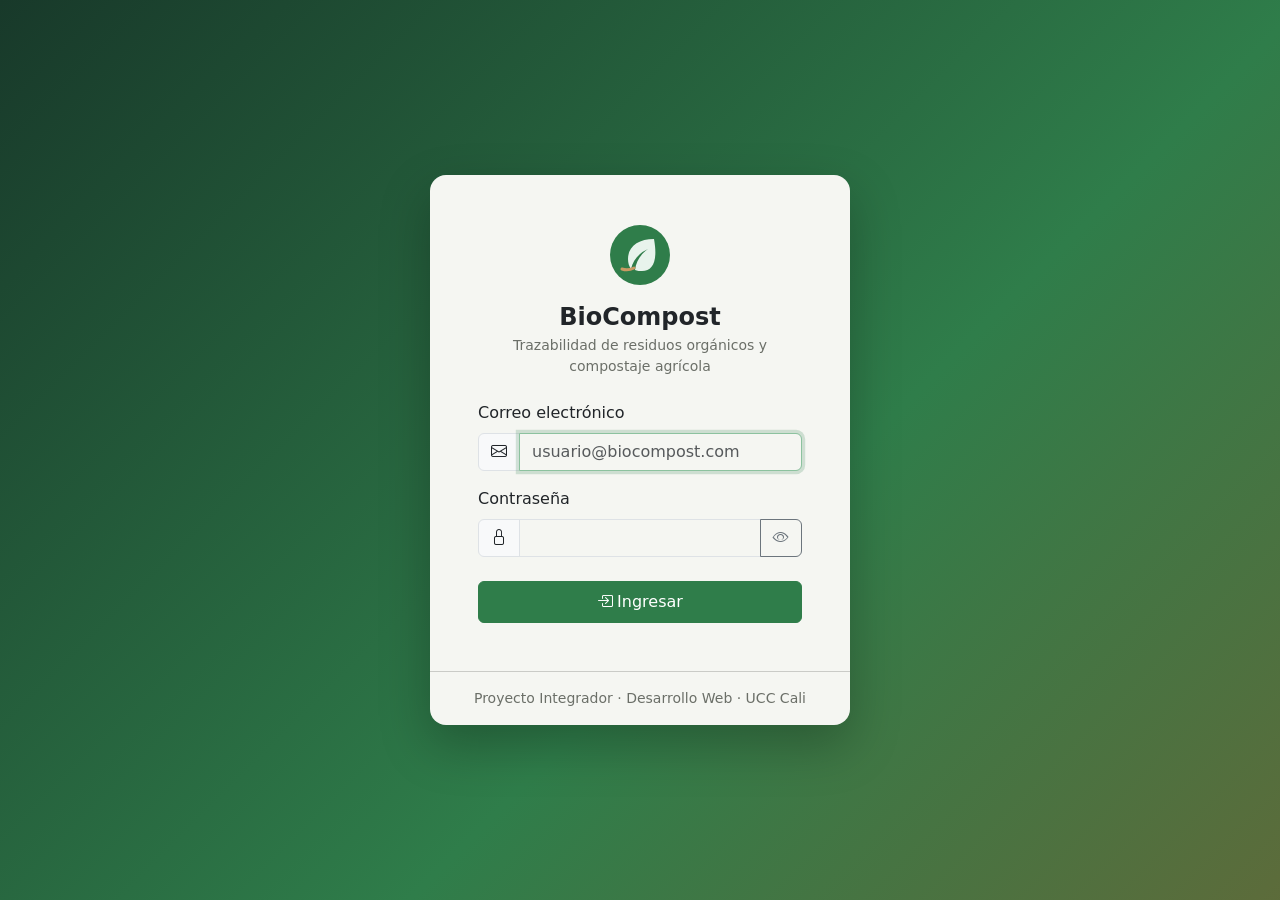
<file: frontend/login.html>
<!doctype html>
<html lang="es">
<head>
  <meta charset="utf-8">
  <meta name="viewport" content="width=device-width, initial-scale=1">
  <title>Iniciar sesión | BioCompost</title>
  <link rel="icon" href="assets/logo.svg" type="image/svg+xml">
  <link rel="stylesheet" href="https://cdn.jsdelivr.net/npm/bootstrap@5.3.3/dist/css/bootstrap.min.css">
  <link rel="stylesheet" href="https://cdn.jsdelivr.net/npm/bootstrap-icons@1.11.3/font/bootstrap-icons.min.css">
  <link rel="stylesheet" href="css/styles.css">
</head>
<body>
  <div class="login-fondo">
    <div class="card login-tarjeta">
      <div class="card-body p-4 p-sm-5">
        <div class="text-center mb-4">
          <img src="assets/logo.svg" alt="Logo BioCompost" width="64" height="64">
          <h1 class="h4 fw-bold mt-3 mb-1">BioCompost</h1>
          <p class="texto-suave small mb-0">Trazabilidad de residuos orgánicos y compostaje agrícola</p>
        </div>

        <div id="aviso" class="alert d-none small" role="alert"></div>

        <form id="formLogin" novalidate>
          <div class="mb-3">
            <label for="correo" class="form-label">Correo electrónico</label>
            <div class="input-group has-validation">
              <span class="input-group-text"><i class="bi bi-envelope"></i></span>
              <input type="email" class="form-control" id="correo" name="correo" required maxlength="120"
                     placeholder="usuario@biocompost.com" autocomplete="username" autofocus>
              <div class="invalid-feedback">Ingrese un correo electrónico válido.</div>
            </div>
          </div>
          <div class="mb-4">
            <label for="contrasena" class="form-label">Contraseña</label>
            <div class="input-group has-validation">
              <span class="input-group-text"><i class="bi bi-lock"></i></span>
              <input type="password" class="form-control" id="contrasena" name="contrasena" required maxlength="50"
                     autocomplete="current-password">
              <button class="btn btn-outline-secondary" type="button" id="verContrasena" aria-label="Mostrar contraseña">
                <i class="bi bi-eye"></i>
              </button>
              <div class="invalid-feedback">Ingrese su contraseña.</div>
            </div>
          </div>
          <button type="submit" class="btn btn-primary w-100 py-2" id="btnIngresar">
            <i class="bi bi-box-arrow-in-right me-1"></i>Ingresar
          </button>
        </form>
      </div>
      <div class="card-footer bg-transparent text-center small texto-suave py-3">
        Proyecto Integrador · Desarrollo Web · UCC Cali
      </div>
    </div>
  </div>

  <script src="https://cdn.jsdelivr.net/npm/bootstrap@5.3.3/dist/js/bootstrap.bundle.min.js"></script>
  <script src="js/config.js"></script>
  <script src="js/auth.js"></script>
  <script src="js/api.js"></script>
  <script src="js/ui.js"></script>
  <script src="js/login.js"></script>
</body>
</html>
</file>
<file: frontend/css/styles.css>
/* =====================================================================
   BioCompost - Estilos generales
   Bootstrap 5.3 + ajustes propios (paleta verde / tierra)
   ===================================================================== */
:root {
  --bc-verde: #2f7d4a;
  --bc-verde-oscuro: #1f4d30;
  --bc-verde-claro: #e8f3ec;
  --bc-tierra: #8a5a2b;
  --bc-fondo: #f5f6f2;
  --bc-sidebar: #18392a;
  --bc-sidebar-hover: #23503a;
  --bc-texto-suave: #6b6f68;
  --sidebar-ancho: 250px;

  --bs-body-bg: var(--bc-fondo);
  --bs-link-color: var(--bc-verde);
  --bs-link-hover-color: var(--bc-verde-oscuro);
  --bs-link-color-rgb: 47, 125, 74;
  --bs-primary: var(--bc-verde);
  --bs-primary-rgb: 47, 125, 74;
  --bs-primary-bg-subtle: #e8f3ec;
  --bs-primary-border-subtle: #b9dcc5;
  --bs-primary-text-emphasis: #1f4d30;
}
.sidebar.offcanvas-lg {
  --bs-offcanvas-width: 270px;
}

body {
  font-family: system-ui, -apple-system, "Segoe UI", Roboto, sans-serif;
  background: var(--bc-fondo);
}

/* ----- Botones con la paleta del proyecto ----- */
.btn-primary {
  --bs-btn-bg: var(--bc-verde);
  --bs-btn-border-color: var(--bc-verde);
  --bs-btn-hover-bg: var(--bc-verde-oscuro);
  --bs-btn-hover-border-color: var(--bc-verde-oscuro);
  --bs-btn-active-bg: var(--bc-verde-oscuro);
  --bs-btn-active-border-color: var(--bc-verde-oscuro);
  --bs-btn-disabled-bg: var(--bc-verde);
  --bs-btn-disabled-border-color: var(--bc-verde);
}
.btn-outline-primary {
  --bs-btn-color: var(--bc-verde);
  --bs-btn-border-color: var(--bc-verde);
  --bs-btn-hover-bg: var(--bc-verde);
  --bs-btn-hover-border-color: var(--bc-verde);
  --bs-btn-active-bg: var(--bc-verde-oscuro);
  --bs-btn-active-border-color: var(--bc-verde-oscuro);
}
.form-control:focus,
.form-select:focus,
.form-check-input:focus {
  border-color: #8cc29f;
  box-shadow: 0 0 0 0.2rem rgba(47, 125, 74, 0.2);
}
.form-check-input:checked {
  background-color: var(--bc-verde);
  border-color: var(--bc-verde);
}

/* ----- Estructura: barra lateral + contenido ----- */
.layout {
  display: flex;
  min-height: 100vh;
}
.sidebar,
.sidebar.offcanvas-lg {
  /* Bootstrap deja transparente el offcanvas en pantallas grandes */
  background-color: var(--bc-sidebar) !important;
  color: #fff;
}
@media (min-width: 992px) {
  .sidebar {
    width: var(--sidebar-ancho);
    flex-shrink: 0;
    position: sticky;
    top: 0;
    height: 100vh;
  }
  /* Si la pantalla es baja (o hay zoom), el menú se puede desplazar
     y el botón "Cerrar sesión" del final siempre es alcanzable */
  .sidebar .offcanvas-body {
    overflow-y: auto;
  }
}
.sidebar .offcanvas-header,
.sidebar .offcanvas-body {
  background: var(--bc-sidebar);
  color: #fff;
}
.sidebar .marca {
  display: flex;
  align-items: center;
  gap: 0.6rem;
  padding: 1.25rem 1.25rem 1rem;
  font-weight: 700;
  font-size: 1.2rem;
  color: #fff;
  text-decoration: none;
}
.sidebar .marca img {
  width: 36px;
  height: 36px;
}
.sidebar .nav-link {
  color: rgba(255, 255, 255, 0.8);
  border-radius: 0.5rem;
  padding: 0.6rem 0.9rem;
  margin: 0.1rem 0.75rem;
  display: flex;
  align-items: center;
  gap: 0.7rem;
}
.sidebar .nav-link:hover {
  background: var(--bc-sidebar-hover);
  color: #fff;
}
.sidebar .nav-link.active {
  background: var(--bc-verde);
  color: #fff;
  font-weight: 600;
}
.sidebar .seccion {
  font-size: 0.7rem;
  text-transform: uppercase;
  letter-spacing: 0.08em;
  color: rgba(255, 255, 255, 0.45);
  padding: 1rem 1.75rem 0.3rem;
}
.sidebar .usuario {
  border-top: 1px solid rgba(255, 255, 255, 0.12);
  padding: 1rem 1.25rem;
  font-size: 0.875rem;
}

.contenido {
  flex: 1;
  min-width: 0; /* evita desbordes de tablas en móviles */
}
.topbar {
  background: #fff;
  border-bottom: 1px solid #e3e5df;
  padding: 0.75rem 1rem;
  position: sticky;
  top: 0;
  z-index: 1020;
}
.topbar h1 {
  font-size: 1.15rem;
  margin: 0;
  font-weight: 600;
}

/* ----- Tarjetas e indicadores ----- */
.card {
  border: 1px solid #e3e5df;
  border-radius: 0.75rem;
  box-shadow: 0 1px 2px rgba(0, 0, 0, 0.03);
}
.card-header {
  background: #fff;
  border-bottom: 1px solid #eceee8;
  font-weight: 600;
}
.kpi {
  display: flex;
  gap: 0.9rem;
  align-items: center;
}
.kpi .icono {
  width: 48px;
  height: 48px;
  border-radius: 0.75rem;
  display: grid;
  place-items: center;
  font-size: 1.4rem;
  flex-shrink: 0;
  background: var(--bc-verde-claro);
  color: var(--bc-verde);
}
.kpi .icono.tierra {
  background: #f6ede3;
  color: var(--bc-tierra);
}
.kpi .valor {
  font-size: 1.6rem;
  font-weight: 700;
  line-height: 1.1;
}
.kpi .etiqueta {
  color: var(--bc-texto-suave);
  font-size: 0.85rem;
}

/* ----- Tablas ----- */
.table > :not(caption) > * > * {
  padding: 0.6rem 0.75rem;
}
.table thead th {
  font-size: 0.78rem;
  text-transform: uppercase;
  letter-spacing: 0.03em;
  color: var(--bc-texto-suave);
  background: #fafbf8;
  white-space: nowrap;
}
.table td.numero,
.table th.numero {
  text-align: right;
  font-variant-numeric: tabular-nums;
}
.acciones {
  white-space: nowrap;
  text-align: right;
}
.acciones .btn {
  padding: 0.2rem 0.45rem;
}

/* ----- Filtros ----- */
.filtros .form-label {
  font-size: 0.8rem;
  color: var(--bc-texto-suave);
  margin-bottom: 0.2rem;
}
.fases .btn {
  border-radius: 2rem;
}

/* ----- Login ----- */
.login-fondo {
  min-height: 100vh;
  background: linear-gradient(135deg, #18392a 0%, #2f7d4a 60%, #8a5a2b 140%);
  display: grid;
  place-items: center;
  padding: 1rem;
}
.login-tarjeta {
  width: 100%;
  max-width: 420px;
  border: none;
  border-radius: 1rem;
  box-shadow: 0 20px 50px rgba(0, 0, 0, 0.25);
}

/* ----- Gráficos ----- */
.grafico {
  position: relative;
  height: 280px;
}
.grafico.bajo {
  height: 220px;
}

/* ----- Varios ----- */
.texto-suave {
  color: var(--bc-texto-suave);
}
.barra-capacidad {
  height: 6px;
  min-width: 80px;
}
.toast-container {
  z-index: 1090;
}

/* ----- Impresión de reportes ----- */
@media print {
  .sidebar,
  .topbar,
  .no-imprimir,
  .btn {
    display: none !important;
  }
  body {
    background: #fff;
  }
  .card {
    border: none;
    box-shadow: none;
  }
}
</file>
